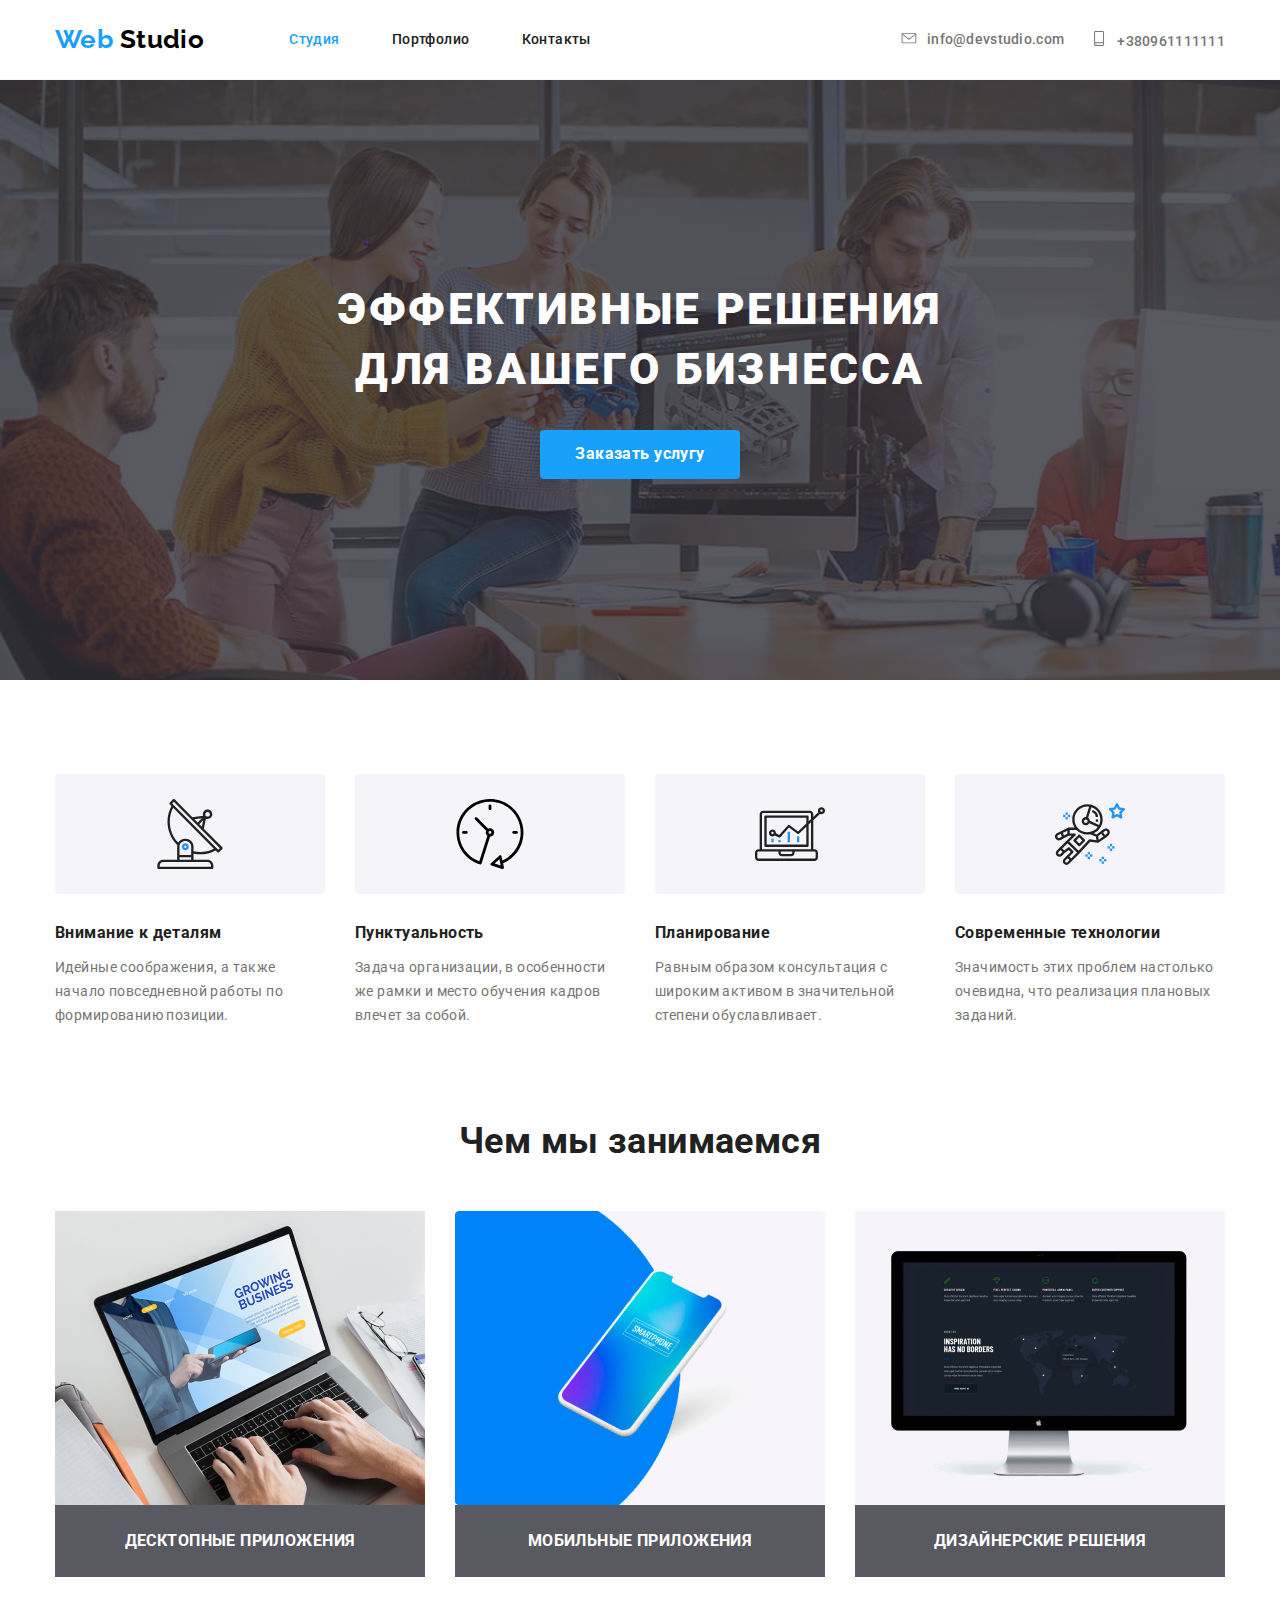
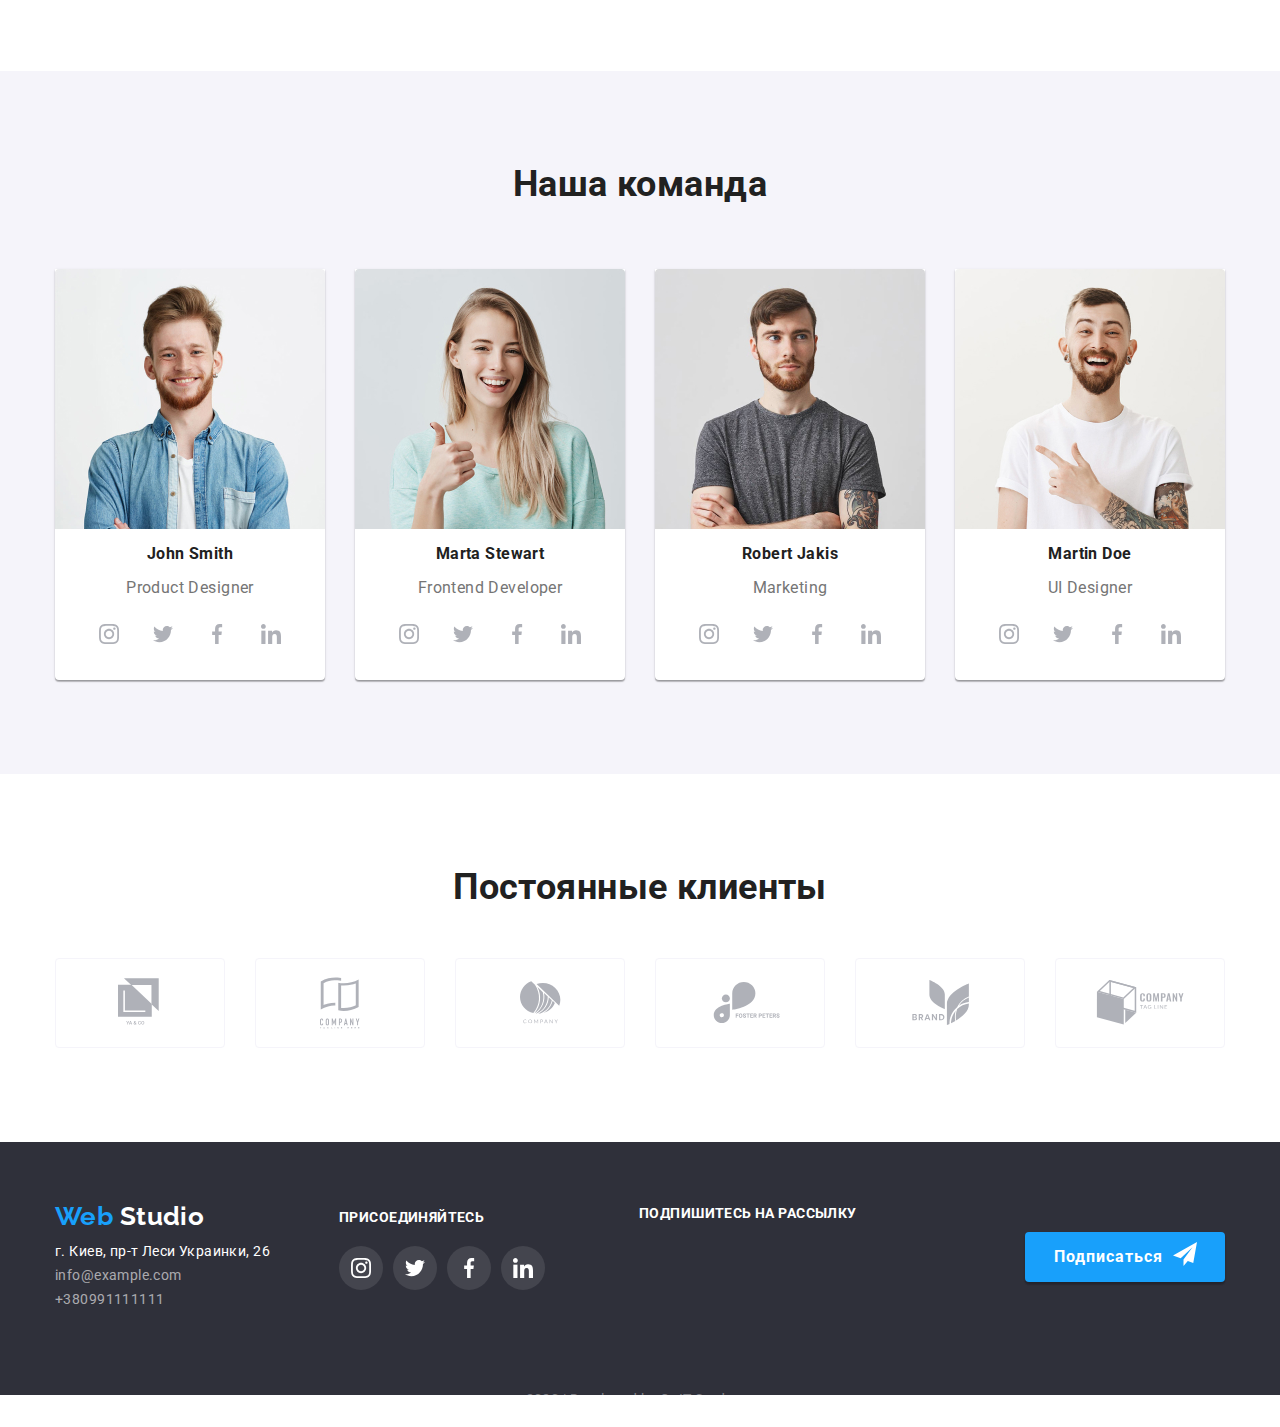
<file: index.html>
<!DOCTYPE html>
<html lang="ru">
<head>
  <meta charset="UTF-8">
  <meta name="viewport" content="width=device=width, initial-scale=1.0"/>
  <title>Web Studio</title>
  <link
  href="https://fonts.googleapis.com/css2?family=Raleway:wght@700&family=Roboto:wght@400;500;700;900&display=swap"
  rel="stylesheet"
/>
  <link
      rel="stylesheet"
      href="https://cdnjs.cloudflare.com/ajax/libs/modern-normalize/0.6.0/modern-normalize.min.css"
    /> 
    <link rel="stylesheet" href="./css/main.css">
</head>
<body>
  <!-- header -->


  <header class="page-header">
    <div class="container nav-address">
      <nav class="nav-address">
        <a href="./index.html" class="logo-header">
        <span class="logo-web">Web</span> Studio
       </a>
    
       <ul class="site-nav list">
         
        <li class="item"><a href="./index.html" class="nav-link current">Студия</a></li>
        <li class="item">
           <a href="./portfolio.html" class="nav-link"  target="_blank"
          >Портфолио</a>
        </li>
        <li class="item"> <a href="#" class="nav-link"> Контакты</a></li>
      </ul>
    </nav>

      <!-- contacts -->
          
         <ul class="address list">
           <li class="item" >

             <a  href="mailto:info@devstudio.com" class="link">
              <svg class="icon-header" width="16px" height="11px">
                <use href="./images/sprite-new.svg#icon-icon-envelope"></use>
              </svg>info@devstudio.com</a>
          </li>
              
           <li class="item" >
             <a  href="tel:+380961111111" class="link">
              <svg class="icon-header" width="10px" height="15px">
                <use href="./images/sprite-new.svg#icon-icon-smartphone"></use>
              </svg>
              +380961111111</a>
           </li>
          </ul>
        </div>
    </header>
      
    <main>
      <!-- hero -->

      <section class="hero">
        <h1 class="hero-title">ЭФФЕКТИВНЫЕ РЕШЕНИЯ <br/>ДЛЯ ВАШЕГО БИЗНЕССА</h1>
        <a  class="button-order" href="#">Заказать услугу</a>
      
      </section>

     <!-- features -->
    <!-- приимущества -->

    <section class="sections-without-padding-bottom">
      <div class="container">
        <h2 class="visually-hidden">Наши преимущества</h2>

      <ul class="feature-list">

        <li class="item">
         <div class="background-icon">
           <svg class="feature-icon">
             <use href="./images/sprite-new.svg#icon-antenna-1">

             </use>
           </svg>
          </div>
          <h3 class="title">Внимание к деталям</h3>
          <p>Идейные соображения, а также <br/>начало повседневной работы по<br/> формированию позиции.</p>
         
       </li>
      
       <li class="item" >
        <div class="background-icon">
          <svg class="feature-icon">
            <use href="./images/sprite-new.svg#icon-clock-1">

            </use>
          </svg>
         </div>
        <h3 class="title">Пунктуальность</h3>
        <p>Задача организации, в особенности же рамки и место обучения кадров влечет за собой.</p>
      </li>
      
     
     
      <li class="item">
        <div class="background-icon">
          <svg class="feature-icon">
            <use href="./images/sprite-new.svg#icon-diagram-1">

            </use>
          </svg>
         </div>
      <h3 class="title">Планирование</h3>
      <p>Равным образом консультация с <br/>широким активом в значительной<br/> степени обуславливает.</p>
     </li>
      
     
      
       <li class="item">
        <div class="background-icon">
          <svg class="feature-icon">
            <use href="./images/sprite-new.svg#icon-astronaut-1">

            </use>
          </svg>
         </div> 
        <h3 class="title">Современные технологии</h3>
        <p>Значимость этих проблем настолько очевидна, что реализация плановых заданий.</p>
      </li>
        
      </ul>
       </div>
       </section>

     <!--what-we-do -->
     

     <section class="section">
      <div class="container">
      <h2 class="section-title">Чем мы занимаемся</h2>
     
     <ul class="what-we-do list">
    <li class="item">
      <img src="./images/img-9.jpg" alt="#" width="370" />
      <h3 class="title">Десктопные приложения</h3>
    </li>
    <li class="item">
      <img src="./images/img-10.jpg" alt="#" width="370" />
      <h3 class="title">Мобильные приложения</h3>
    </li>  
    <li class="item">
      <img src="./images/img-6.jpg" alt="#" width="370" />
      <h3 class="title">Дизайнерские решения</h3>
    </li>
    </ul>
  </div>
    </section>
     <!-- our-team -->

     <section class="section team-background">
       
      <div class="container">

        <h2 class="section-title">Наша команда</h2>
     
        <ul class="team-list">

          <li class="item">

            <img src="./images/img-team1.jpg" alt="#" width="270"/>
             <h3 class="title">John Smith </h3>

            <p class="profession">Product Designer</p>
           
           <ul class="social-network-list">
            
            <li class="item">
              <a href="#" aria-label="ссылка на instagram" class="background-social-network">
                <svg width="20px" height="20px">
                  <use href="./images/sprite-new.svg#icon-icon-instagram"></use> 
                </svg>
              </a>
              </li>

            <li class="item">
              <a href="#" aria-label="ссылка на twitter" class="background-social-network">
                <svg width="20px" height="20px">
                  <use href="./images/sprite-new.svg#icon-icon-twitter"></use> 
                </svg>
              </a>
              </li>

            <li class="item">
              <a href="#" aria-label="ссылка на facebook" class="background-social-network">
                <svg width="20px" height="20px">
                  <use href="./images/sprite-new.svg#icon-icon-facebook"></use> 
                </svg>
              </a>
              </li>
            <li class="item">
              <a href="#" aria-label="ссылка на linkedin" class="background-social-network">
                <svg width="20px" height="20px">
                  <use href="./images/sprite-new.svg#icon-icon-linkedin"></use> 
                </svg>
              </a>
             </li>
          </ul>
           <li class="item">
                <img src="./images/img-team2.jpg" alt="#" width="270"/>
                
           
               <h3 class="title">Marta Stewart</h3>
               <p class="profession">Frontend Developer</p>
             
               <ul class="social-network-list">
            
                <li class="item">
                  <a href="#" aria-label="ссылка на instagram" class="background-social-network">
                    <svg width="20px" height="20px">
                      <use href="./images/sprite-new.svg#icon-icon-instagram"></use> 
                    </svg>
                  </a>
                  </li>
    
                <li class="item">
                  <a href="#" aria-label="ссылка на twitter" class="background-social-network">
                    <svg width="20px" height="20px">
                      <use href="./images/sprite-new.svg#icon-icon-twitter"></use> 
                    </svg>
                  </a>
                  </li>
    
                <li class="item">
                  <a href="#" aria-label="ссылка на facebook" class="background-social-network">
                    <svg width="20px" height="20px">
                      <use href="./images/sprite-new.svg#icon-icon-facebook"></use> 
                    </svg>
                  </a>
                  </li>
                <li class="item">
                  <a href="#" aria-label="ссылка на linkedin" class="background-social-network">
                     <svg width="20px" height="20px">
                      <use href="./images/sprite-new.svg#icon-icon-linkedin"></use> 
                     </svg>
                   </a>
                 </li>
               </ul>
             </li>
          
              <li class="item">
                <img src="./images/img-team3.jpg" alt="#" width="270"/>
              

                <h3 class="title">Robert Jakis</h3>
                <p class="profession">Marketing</p>
              
                <ul class="social-network-list">
            
                  <li class="item">
                    <a href="#" aria-label="ссылка на instagram" class="background-social-network">
                      <svg width="20px" height="20px">
                        <use href="./images/sprite-new.svg#icon-icon-instagram"></use> 
                      </svg>
                    </a>
                    </li>
      
                  <li class="item">
                    <a href="#" aria-label="ссылка на twitter" class="background-social-network">
                      <svg width="20px" height="20px">
                        <use href="./images/sprite-new.svg#icon-icon-twitter"></use> 
                      </svg>
                    </a>
                    </li>
      
                  <li class="item">
                    <a href="#" aria-label="ссылка на facebook" class="background-social-network">
                      <svg width="20px" height="20px">
                        <use href="./images/sprite-new.svg#icon-icon-facebook"></use> 
                      </svg>
                    </a>
                    </li>
                  <li class="item">
                    <a href="#" aria-label="ссылка на linkedin" class="background-social-network">
                       <svg width="20px" height="20px">
                        <use href="./images/sprite-new.svg#icon-icon-linkedin"></use> 
                       </svg>
                     </a>
                   </li>
                 </ul>
               </li>

               <li class="item">
               <img src="./images/img-team4.jpg" alt="#" width="270"/>
              

                <h3 class="title">Martin Doe</h3>
                <p class="profession">UI Designer</p>
                
                
                <ul class="social-network-list">
            
                  <li class="item">
                    <a href="#" aria-label="ссылка на instagram" class="background-social-network">
                      <svg width="20px" height="20px">
                        <use href="./images/sprite-new.svg#icon-icon-instagram"></use> 
                      </svg>
                    </a>
                    </li>
      
                  <li class="item">
                    <a href="#" aria-label="ссылка на twitter" class="background-social-network">
                      <svg width="20px" height="20px">
                        <use href="./images/sprite-new.svg#icon-icon-twitter"></use> 
                      </svg>
                    </a>
                    </li>
      
                  <li class="item">
                    <a href="#" aria-label="ссылка на facebook" class="background-social-network">
                      <svg width="20px" height="20px">
                        <use href="./images/sprite-new.svg#icon-icon-facebook"></use> 
                      </svg>
                    </a>
                    </li>
                  <li class="item">
                    <a href="#" aria-label="ссылка на linkedin" class="background-social-network">
                       <svg width="20px" height="20px">
                        <use href="./images/sprite-new.svg#icon-icon-linkedin"></use> 
                       </svg>
                     </a>
                   </li>
                 </ul>
               </li>
            </ul>
            
            </div>
            </section>
            <!-- clients-section -->
 <section class="section"> 
   <div class="container">   
<h2 class="section-title">Постоянные клиенты</h2>
<ul class="clients-list">
  <li class="item">
    <a href="#" class="clients-logos">
      <svg width="45px" height="50px">
        <use href="./images/sprite-new.svg#icon-cl-1">
         </use> 
      </svg>
    </a>
  </li>
  <li class="item">
    <a href="#" class="clients-logos">
      <svg width="40px" height="52px">
        <use href="./images/sprite-new.svg#icon-cl-2">
         </use> 
      </svg>
   </a>
  </li>
  <li class="item">
    <a href="#" class="clients-logos">
      <svg width="41px" height="53px">
        <use href="./images/sprite-new.svg#icon-cl-3">
         </use> 
      </svg>
   </a>
  </li>
  <li class="item">
    <a href="#" class="clients-logos">
      <svg width="80px" height="42px">
        <use href="./images/sprite-new.svg#icon-cl-4">
         </use> 
      </svg>
   </a>
  </li>
  <li class="item">
    <a href="#" class="clients-logos">
      <svg width="89px" height="45px">
        <use href="./images/sprite-new.svg#icon-cl-5">
         </use> 
      </svg>
  </a>
  </li>
  <li class="item">
    <a href="#" class="clients-logos">
      <svg width="89px" height="45px">
        <use href="./images/sprite-new.svg#icon-cl-6">
         </use> 
      </svg>
     </a>
    </li>
   </ul>
  </div>  
 </section> 
</main>
 <!-- footer -->
 <footer class="footer">
  <div class="container address-phone-join">
    <div>
      <a href="./index.html" class="logo-footer">
        <span class="logo-web">Web</span> Studio</a
      >
      <address class="address-footer">
        <span class="physical-address">г. Киев, пр-т Леси Украинки, 26</span
        ><br />
        <a href="mailto:info@example.com">info@example.com</a><br />
        <a href="tel:+380991111111">+380991111111</a>
      </address>
    </div>
 
   <div>
    <b class="join">присоединяйтесь</b>
    <ul class="social-network-list-footer">

     <li class="item">
      <a href="#" aria-label="ссылка на instagram" class="background-social-network-footer">
        <svg width="20px" height="20px">
          <use href="./images/sprite-new.svg#icon-icon-instagram"></use>
        </svg>
      </a>
      </li>
     <li class="item">
      <a href="#" aria-label="ссылка на twitter" class="background-social-network-footer">
        <svg width="20px" height="20px">
          <use href="./images/sprite-new.svg#icon-icon-twitter"></use>
        </svg>
      </a>
      </li>
      <li class="item">
        <a href="#" aria-label="ссылка на instagram" class="background-social-network-footer">
          <svg width="20px" height="20px">
            <use href="./images/sprite-new.svg#icon-icon-facebook"></use>
          </svg>
        </a>
      </li>
        <li class="item">
          <a href="#" aria-label="ссылка на instagram" class="background-social-network-footer">
            <svg width="20px" height="20px">
              <use href="./images/sprite-new.svg#icon-icon-linkedin"></use>
            </svg>
          </a>
        </li>
    
  </ul>
  </div>  

  <div class="sub-content">
    <b class="subscribe">Подпишитесь на рассылку</b>
  </div>

      <button class="button-subscribe">Подписаться
        <span><img class="icon-send" src="./images/logo/icon-send.svg" alt="icon-send">
           </span>
      </button>
</div>

<p class="copyright" style="width: 310px;
padding-bottom:20px;
padding-top: 20px;
margin: 0 auto;
text-align: center;color: rgba(255, 255, 255, 0.4);
"> 2020 | Developed by GoIT Students </p>
</footer>
</body>
</html>
</file>
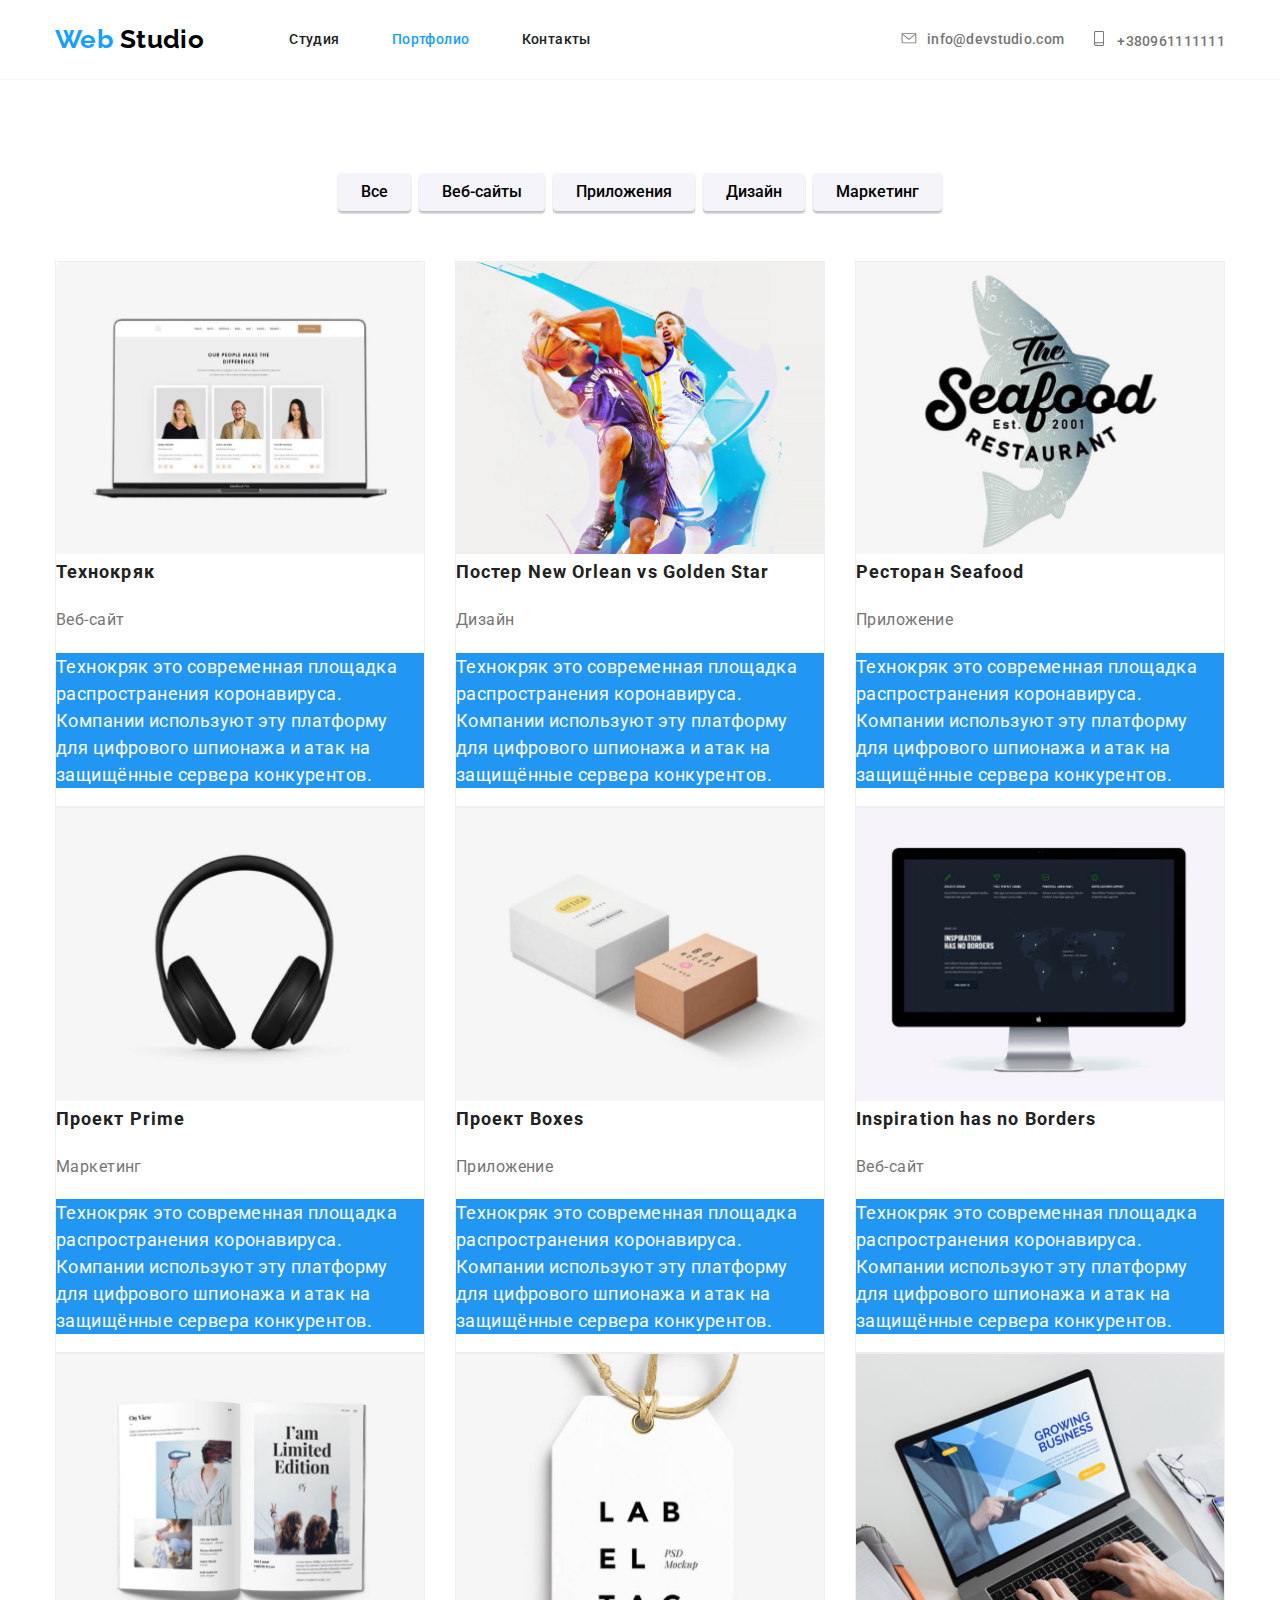
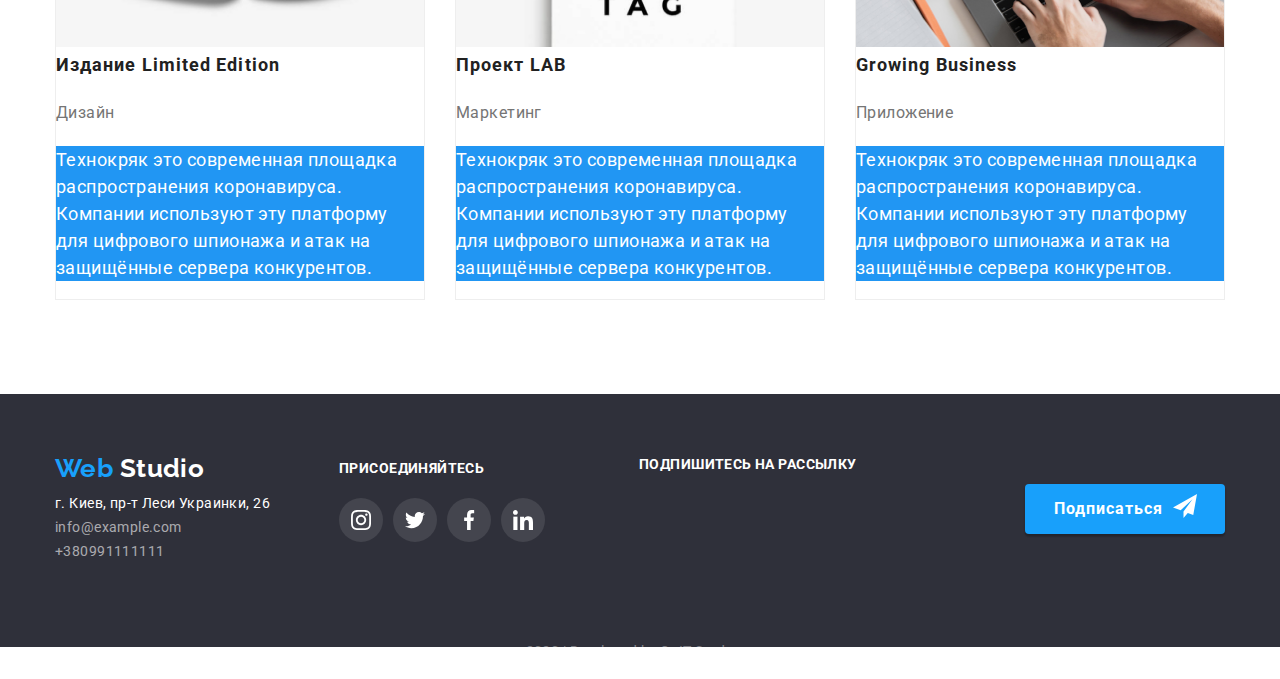
<file: portfolio.html>
<!DOCTYPE html>
<html lang="ru">
<head>
  <meta charset="UTF-8">
  <meta name="viewport" content="width=device=width, initial-scale=1.0"/>
    <title>портфолио</title>
    <link
    href="https://fonts.googleapis.com/css2?family=Raleway:wght@700&family=Roboto:wght@400;500;700;900&display=swap"
    rel="stylesheet"
  />
    <link
      rel="stylesheet"
      href="https://cdnjs.cloudflare.com/ajax/libs/modern-normalize/0.6.0/modern-normalize.min.css"
    /> 
    <link rel="stylesheet" href="./css/main.css">
</head>
<body>
  <header class="page-header">
    <div class="container nav-address">

    <nav class="nav-address">

       <a href="./index.html" class="logo-header">
       <span class="logo-web">Web</span> Studio
       </a>
    
       <ul class="site-nav list">
         
        <li class="item"><a href="./index.html" class="nav-link ">Студия</a></li>
        <li class="item">
           <a href="./portfolio.html" class="nav-link current"  target="_blank"
          >Портфолио</a>
        </li>
        <li class="item"><a href="#" class="nav-link"> Контакты</a></li>
      </ul>
    </nav>

      <!-- contacts -->
          
         <ul class="address list">
           <li class="item" >

             <a  href="mailto:info@devstudio.com" class="link">
              <svg class="icon-header" width="16px" height="11px">
                <use href="./images/sprite-new.svg#icon-icon-envelope"></use>
              </svg>info@devstudio.com</a>
          </li>
              
           <li class="item" >
             <a  href="tel:+380961111111" class="link">
              <svg class="icon-header" width="10px" height="15px">
                <use href="./images/sprite-new.svg#icon-icon-smartphone"></use>
              </svg>
              +380961111111</a>
           </li>
          </ul>
        </div>
    </header>
    <main>

             <!--Уникальный контент-->
    <main class="main-section">
      <!--Фильтры по работам-->
      <section class="container">
        <h1 class="visually-hidden">Наши работы</h1>
        <nav class="filters">
          <ul class="filters">
            <li class="item">
              <button type="button" class="bfilters">Все</button>
            </li>
            <li class="item">
              <button type="button" class="bfilters">Веб-сайты</button>
            </li>
            <li class="item">
              <button type="button" class="bfilters">Приложения</button>
            </li>
            <li class="item">
              <button type="button" class="bfilters">Дизайн</button>
            </li>
            <li class="item">
              <button type="button" class="bfilters">Маркетинг</button>
            </li>
          </ul>
        </nav>

        <!--Список работ-->
        <div>
          <ul class="works-list">
            <li class="flex-element">
              <a href="#">
                <img src="./images/img-1.jpg" alt="#" />
                <h2 class="title">Технокряк</h2>
                <p class="product">Веб-сайт</p>
                <p class="works-description">
                  Технокряк это современная площадка распространения
                  коронавируса. Компании используют эту платформу для цифрового
                  шпионажа и атак на защищённые сервера конкурентов.
                </p>
              </a>
            </li>
            <li class="flex-element">
              <a href="#">
                <img src="./images/img-2.jpg" alt="#" />
                <h2 class="title">
                  Постер <span lang="en">New Orlean vs Golden Star</span>
                </h2>
                <p class="product">Дизайн</p>
                <p class="works-description">
                  Технокряк это современная площадка распространения
                  коронавируса. Компании используют эту платформу для цифрового
                  шпионажа и атак на защищённые сервера конкурентов.
                </p>
              </a>
            </li>
            <li class="flex-element">
              <a href="#">
                <img src="./images/img-3.jpg" alt="#" />
                <h2 class="title">Ресторан <span lang="en">Seafood</span></h2>
                <p class="product">Приложение</p>
                <p class="works-description">
                  Технокряк это современная площадка распространения
                  коронавируса. Компании используют эту платформу для цифрового
                  шпионажа и атак на защищённые сервера конкурентов.
                </p>
              </a>
            </li>
            <li class="flex-element">
              <a href="#">
                <img src="./images/img-4.jpg" alt="#" />
                <h2 class="title">Проект <span lang="en">Prime</span></h2>
                <p class="product">Маркетинг</p>
                <p class="works-description">
                  Технокряк это современная площадка распространения
                  коронавируса. Компании используют эту платформу для цифрового
                  шпионажа и атак на защищённые сервера конкурентов.
                </p>
              </a>
            </li>
            <li class="flex-element">
              <a href="#">
                <img src="./images/img-5.jpg" alt="#" />
                <h2 class="title">Проект <span lang="en">Boxes</span></h2>
                <p class="product">Приложение</p>
                <p class="works-description">
                  Технокряк это современная площадка распространения
                  коронавируса. Компании используют эту платформу для цифрового
                  шпионажа и атак на защищённые сервера конкурентов.
                </p>
              </a>
            </li>
            <li class="flex-element">
              <a href="#">
                <img src="./images/img-6.jpg" alt="#" />
                <h2 lang="en" class="title">Inspiration has no Borders</h2>
                <p class="product">Веб-сайт</p>
                <p class="works-description">
                  Технокряк это современная площадка распространения
                  коронавируса. Компании используют эту платформу для цифрового
                  шпионажа и атак на защищённые сервера конкурентов.
                </p>
              </a>
            </li>
            <li class="flex-element">
              <a href="#">
                <img src="./images/img-7.jpg" alt="#" />
                <h2 class="title">Издание Limited Edition</h2>
                <p class="product">Дизайн</p>
                <p class="works-description">
                  Технокряк это современная площадка распространения
                  коронавируса. Компании используют эту платформу для цифрового
                  шпионажа и атак на защищённые сервера конкурентов.
                </p>
              </a>
            </li>
            <li class="flex-element">
              <a href="#">
                <img src="./images/img-8.jpg" alt="#" />
                <h2 class="title">Проект LAB</h2>
                <p class="product">Маркетинг</p>
                <p class="works-description">
                  Технокряк это современная площадка распространения
                  коронавируса. Компании используют эту платформу для цифрового
                  шпионажа и атак на защищённые сервера конкурентов.
                </p>
              </a>
            </li>
            <li class="flex-element">
              <a href="#">
                <img src="./images/img-9.jpg" alt="#" />
                <h2 lang="en" class="title">Growing Business</h2>
                <p class="product">Приложение</p>
                <p class="works-description">
                  Технокряк это современная площадка распространения
                  коронавируса. Компании используют эту платформу для цифрового
                  шпионажа и атак на защищённые сервера конкурентов.
                </p>
              </a>
            </li>
          </ul>
        </div>
      </section>
    </main>
<!-- footer -->
<footer class="footer">
  <div class="container address-phone-join">
    <div>
      <a href="./index.html" class="logo-footer">
        <span class="logo-web">Web</span> Studio</a
      >
      <address class="address-footer">
        <span class="physical-address">г. Киев, пр-т Леси Украинки, 26</span
        ><br />
        <a href="mailto:info@example.com">info@example.com</a><br />
        <a href="tel:+380991111111">+380991111111</a>
      </address>
    </div>
 
   <div>
    <b class="join">присоединяйтесь</b>
    <ul class="social-network-list-footer">

     <li class="item">
      <a href="#" aria-label="ссылка на instagram" class="background-social-network-footer">
        <svg width="20px" height="20px">
          <use href="./images/sprite-new.svg#icon-icon-instagram"></use>
        </svg>
      </a>
      </li>
     <li class="item">
      <a href="#" aria-label="ссылка на twitter" class="background-social-network-footer">
        <svg width="20px" height="20px">
          <use href="./images/sprite-new.svg#icon-icon-twitter"></use>
        </svg>
      </a>
      </li>
      <li class="item">
        <a href="#" aria-label="ссылка на instagram" class="background-social-network-footer">
          <svg width="20px" height="20px">
            <use href="./images/sprite-new.svg#icon-icon-facebook"></use>
          </svg>
        </a>
      </li>
        <li class="item">
          <a href="#" aria-label="ссылка на instagram" class="background-social-network-footer">
            <svg width="20px" height="20px">
              <use href="./images/sprite-new.svg#icon-icon-linkedin"></use>
            </svg>
          </a>
        </li>
    
  </ul>
  </div>  

  <div class="sub-content">
    <b class="subscribe">Подпишитесь на рассылку</b>
  </div>

      <button class="button-subscribe">Подписаться
        <span><img class="icon-send" src="./images/logo/icon-send.svg" alt="icon-send">
           </span>
      </button>
</div>

<p class="copyright" style="width: 310px;
padding-bottom:20px;
padding-top: 20px;
margin: 0 auto;
text-align: center;color: rgba(255, 255, 255, 0.4);
"> 2020 | Developed by GoIT Students </p>
</footer>
</body>
</html>
</file>
<file: css/main.css>
:root {
    --primary-text-color: #757575;
    --title-text-color: #212121;
    --primary-white-color: #FFFFFF;
    --accent-color: #18a0fb;
    --text-shadow: 0 0 5px #555;
    --font-logo: 'Comfortaa', 'Segoe UI', sans-serif;
    --font-text: 'Montserrat', 'Segoe UI', sans-serif;
  
    --shadow-color: rgba(0, 0, 0, 0.15);
    --text-color: rgba(0, 0, 0, 0.8);
    
    --secondary-color:#afb1b8;
    --accent-grey: #f5f4fa;
  }
  body {
    background-color: var(--primary-white-color);
    color: var(--primary-text-color);
    font-family: "Roboto", "Verdana", "Tahoma", sans-serif;
    letter-spacing: 0.03em;
    font-size: 14px;
    line-height: 1.1;
  }
a {
    text-decoration: none;
    color:inherit;
}
.list {
    list-style: none;
    margin: 0;
    padding: 0;
}

.visually-hidden {
    position: absolute;
    width: 1px;
    height: 1px;
    margin: -1px;
    border: 0;
    padding: 0;
    clip: rect(0 0 0 0);
    overflow: hidden;
  }
ul {
    list-style: none;
}
h1, 
h2 {
    margin-bottom: 0;
    margin-top: 0;
}

img {
    display: block;
    max-width: 100%;
    height: auto;
}
/* header */

.container {
    width: 1200px;
    margin-left: auto;
    margin-right: auto;
    padding-left: 15px;
    padding-right: 15px;
}

.section {
    padding-top: 94px;
    padding-bottom: 94px;
}
/* nav address */
.nav-address {
  display: flex;
  align-items: center;
}

.logo-header {
  color: black;
  font-family: Raleway, sans-serif;
  font-size: 26px;
  font-weight: bold;
}
.logo-web {
  color: var(--accent-color);
}

/* Page Header */
.page-header {
  border-bottom: solid 1px var(--accent-grey);
}

/* Address list */

.address .link {
  padding-top: 32px;
  padding-bottom: 32px;
  font-style: inherit;
  letter-spacing: 0.02em;
  font-weight: 500;
}

.address .item + .item {
  margin-left: 30px;
}

.address {
  display: flex;
  align-items: center;
  margin-left: auto;
}

/* Site nav */

.site-nav {
  display: flex;
  align-items: center;
  margin-left: 85px;
}

.site-nav .item + .item {
  margin-left: 52px;
}

.nav-link {
  display: block;
  padding-top: 32px;
  padding-bottom: 32px;
  color: var(--title-text-color);
  font-weight: 500;
}
.nav-link:hover, .nav-link:focus, .current {
  color: var(--accent-color);
  outline: none;
 }
 .address .link:hover,
 .address .link:focus {
   color: var(--accent-color);
 }



.icon-header {
  fill:currentColor;
  margin-right: 10px;
}

.icon-header:hover {
  fill:  #18a0fb;
}




/* .hero-section */


.hero {
    background-repeat: no-repeat;
    max-width: 1600px;
    height: 600px;
    margin-left: auto;
    margin-right: auto;
    padding-top: 200px;
    background-size: cover;
    background-position: center;  
    background-image: linear-gradient(rgba(47, 48, 58, 0.8),rgba(47, 48, 58, 0.8)
    ), url('../images/Header-img-1.jpg');
        
}
.hero-title {
    margin-bottom: 30px;
    color: var(--primary-white-color);
    text-transform: uppercase;
    font-size: 44px;
    letter-spacing: 0.06em;
    line-height: 1.36;
    text-align: center;
    font-weight: 900;
  }
  

.button-order {
  
    margin-left: auto;
    margin-right: auto;
    width: 200px;
    display:block;
    border-radius: 4px;
    padding: 10px 32px;
    min-width: 200px;
  
    color: var(--primary-white-color);
    background: var(--accent-color);
    text-align: center;
    font-size: 16px;
    line-height: 1.8;
    font-weight: 700;
  }
  button {
    border: none;
    outline: none;
    padding: 6px 23px;
    background-color: var(--accent-grey);
    font-family: inherit;
    font-size: 16px;
    line-height: 1.6;
    font-weight: 500;
    box-shadow: 0px 3px 1px rgba(0, 0, 0, 0.1), 0px 1px 2px rgba(0, 0, 0, 0.08), 0px 2px 2px rgba(0, 0, 0, 0.12);
    border-radius: 4px; 
  }
  .button:hover {
    background-color: var(--accent-color);
    color: var(--primary-white-color);
  }
  .button:focus {
    background-color: var(--accent-color);
    color: var(--primary-white-color);
  }
  
  
  
/* features-section */

.feature-list {
    margin-top: 94px;
    margin-bottom: 0px;
    padding-left: 0px;
    display: flex;
    
    list-style: none;
}
.feature-list .item + .item {
    margin-left: 30px;
  }

  .feature-list .title {
    margin-top: 30px;
    margin-bottom: 10px;
    color: var(--title-text-color);
    
  }
  .feature-list p {
    margin-bottom: 0px;
    line-height: 1.7;
    width: 270px;
  }
  .feature-icon {
    width: 70px;
    height: 70px;
    background-color: var(--accent-grey);
  }
  .background-icon {
    display: inline-flex;
    justify-content: center;
    align-items: center;
    border-radius: 4px;
    width: 270px;
    height: 120px;
    background-color: var(--accent-grey);
  }



  
/* what-we-do-sections  */



.what-we-do .title {
    padding-top: 27px;
    padding-bottom: 27px;
    margin-top: 0px;
    margin-bottom: 0px;
    color: var(--primary-white-color);
    text-transform: uppercase;
    text-align: center;
    background-color: rgba(47, 48, 58, 0.8);
  }
  .what-we-do {
    padding-left: 0px;
    display: flex;
    align-items: center;
  }
  .what-we-do .item + .item {
    margin-left: 30px;
  }


/* our-team */

.team-background {
    background-color: #F5F4FA;
}
  
.team-list .title {
    color: var(--title-text-color);
    text-align: center;
    font-size: 16px;
}


.team-list {
    display: flex;
    align-items: center;
    padding-left: 0px;
    margin-bottom: auto;
  }


.team-list .item + .item {
    margin-left: 30px;
}

.team-list > .item {
    background-color: var(--primary-white-color);
    box-shadow: 0px 2px 1px rgba(0, 0, 0, 0.2), 0px 1px 1px rgba(0, 0, 0, 0.14),
      0px 1px 3px rgba(0, 0, 0, 0.12);
    border-radius: 0px 0px 4px 4px;
  }




  .social-network-list {
    display: flex;
    padding-left: 0px;
    justify-content: center;
    align-items: center;
    margin-top: 16px;
    margin-bottom: 24px;
  }
  .social-network-list .item + .item {
    margin-left: 10px;
  }  


.background-social-network {
  fill: var(--secondary-color);
  width: 44px;
  height: 44px;
  display: inline-flex;
  justify-content: center;
  align-items: center;
  border-radius: 50%;
}

.background-social-network:hover,
.background-social-network:focus {
  fill: #FFFFFF;
  background-color: var(--accent-color);
}

.profession {
    text-align: center;
    font-size: 16px;
  }
   

/* client-section */


.section-title {
    padding-bottom: 50px;
    color: var(--title-text-color);
    text-align: center;
    font-size: 36px;
} 
.clients-list {
    display: flex;
    align-items: center;
    padding-left: 0;
    margin-top: auto;
    margin-bottom: auto;
    
}
.clients-list .item + .item {
    margin-left: 30px;
  }

.clients-logos { 
  display: flex;
  justify-content: center;
  align-items: center;
  border: solid 1px var(--accent-grey);
  border-radius: 4px;
  width: 170px;
  height: 90px;
  fill: var(--secondary-color);
}

.clients-logos:hover,
.clients-logos:focus {
  fill: var(--accent-color);
  border: solid 1px var(--accent-color);
}

/* footer */
.address-phone-join {
    display: flex;
    align-items: center;
    padding-top: 60px;
    padding-bottom: 60px;
  }
  .footer {
    background-color: #2f303a;
    height: 253px;
  }
  
  .logo-footer {
    color: var(--primary-white-color);
    font-family: Raleway, sans-serif;
    font-size: 26px;
    font-weight: bold;
    line-height: 1.1;
  }
  .logo-header {
    color: black;
    font-family: Raleway, sans-serif;
    font-size: 26px;
    font-weight: bold;
  }
  
  .logo-web {
    color: var(--accent-color);
  }
  .address-footer {
    color: rgba(255, 255, 255, 0.6);
    font-style: inherit;
    line-height: 1.7;
    margin-top: 10px;
}

.container-footer {
    display: flex;
    justify-content: space-between ;
    align-items: baseline;
    width:1200px;
    padding-top: 48px;
    padding-bottom: 28px;
    padding-right: 15px;
    padding-left: 15px;
    margin-left: auto;
    margin-right: auto;
    border-bottom: 1px solid rgba(255, 255, 255, 0.1);
}


.join {
    padding-left: 69px;
    color: var(--primary-white-color);
    text-transform: uppercase;
  }

.social-network-list-footer {
    display: flex;
    padding-left: 69px;
    justify-content: center;
    align-items: center;
    margin-top: 21px;
    list-style: none;
  }
  .social-network-list-footer .item + .item {
    margin-left: 10px;
  }
  .background-social-network-footer {
    width: 44px;
    height: 44px;
    display: inline-flex;
    justify-content: center;
    align-items: center;
    fill: var(--primary-white-color);
    background-color: #44454e;
    border-radius: 50%;
}

  .background-social-network-footer:hover,
.background-social-network-footer:focus {
  background-color: var(--accent-color);
}

.physical-address {
    color: var(--primary-white-color);
}

.sub-content {
    margin-bottom: 87px;
}
.subscribe {
    padding-left: 94px;
    color: var(--primary-white-color);
    text-transform: uppercase;
    margin-bottom: 87px;
}

.button-subscribe {
    display: inline-flex;
    border-radius: 4px;
    padding-top: 10px;
    padding-bottom: 10px;
    padding-left: 29px;
    padding-right: 28px;
    margin-left: auto;
    align-self: center;
    justify-content: center;
    color: var(--primary-white-color);
    background: var(--accent-color);
    letter-spacing: 0.06em;
    font-weight: bold;
    font-size: 16px;
    line-height: 1.87;
}
  .icon-send {
    margin-left: 10px;
}
  
.copyright {
    width: 310px;
    padding-bottom:20px;
    padding-top: 20px;
    margin: 0 auto;
    text-align: center;
}






/* portfolio-section */
.main-section {
  padding-top: 93px;
}

.filters {
  display: flex;
  justify-content: center;
  padding-left: 0px;
  margin-top: 0px;
  margin-bottom: 0px;
}

.filters .item + .item {
  margin-left: 8px;
}
.bfilters:hover {
  background-color: var(--accent-color);
  color: #FFFFFF;
  
}

.works-list {
  padding-top: 50px;
  padding-bottom: 94px;
  margin-bottom: 0px;
  margin-top: 0px;
  display: flex;
  flex-wrap: wrap;
  padding-left: 0px;
}

.flex-element {
  width: 370px;
  margin-right: 30px;
  border: 1px solid #eeeeee;
}

.flex-element.flex-element:nth-child(3n) {
  margin-right: 0px;
}
.flex-element:hover,
.flex-element:focus {
  outline: none;
  box-shadow: 1px 4px 6px rgba(0, 0, 0, 0.16), 0px 4px 4px rgba(0, 0, 0, 0.06),
    0px 1px 1px rgba(0, 0, 0, 0.12);
  transition: box-shadow 250ms var(--timing-function);
}

.works-list .title {
  color: var(--title-text-color);
  font-size: 18px;
  letter-spacing: 0.06em;
  line-height: 2;
}

.works-list .product {
  font-size: 16px;
  line-height: 1.8;
}

.works-description {
  color: var(--primary-white-color);
  font-size: 18px;
  line-height: 1.5;
  background-color: #2196f3;
}
</file>
